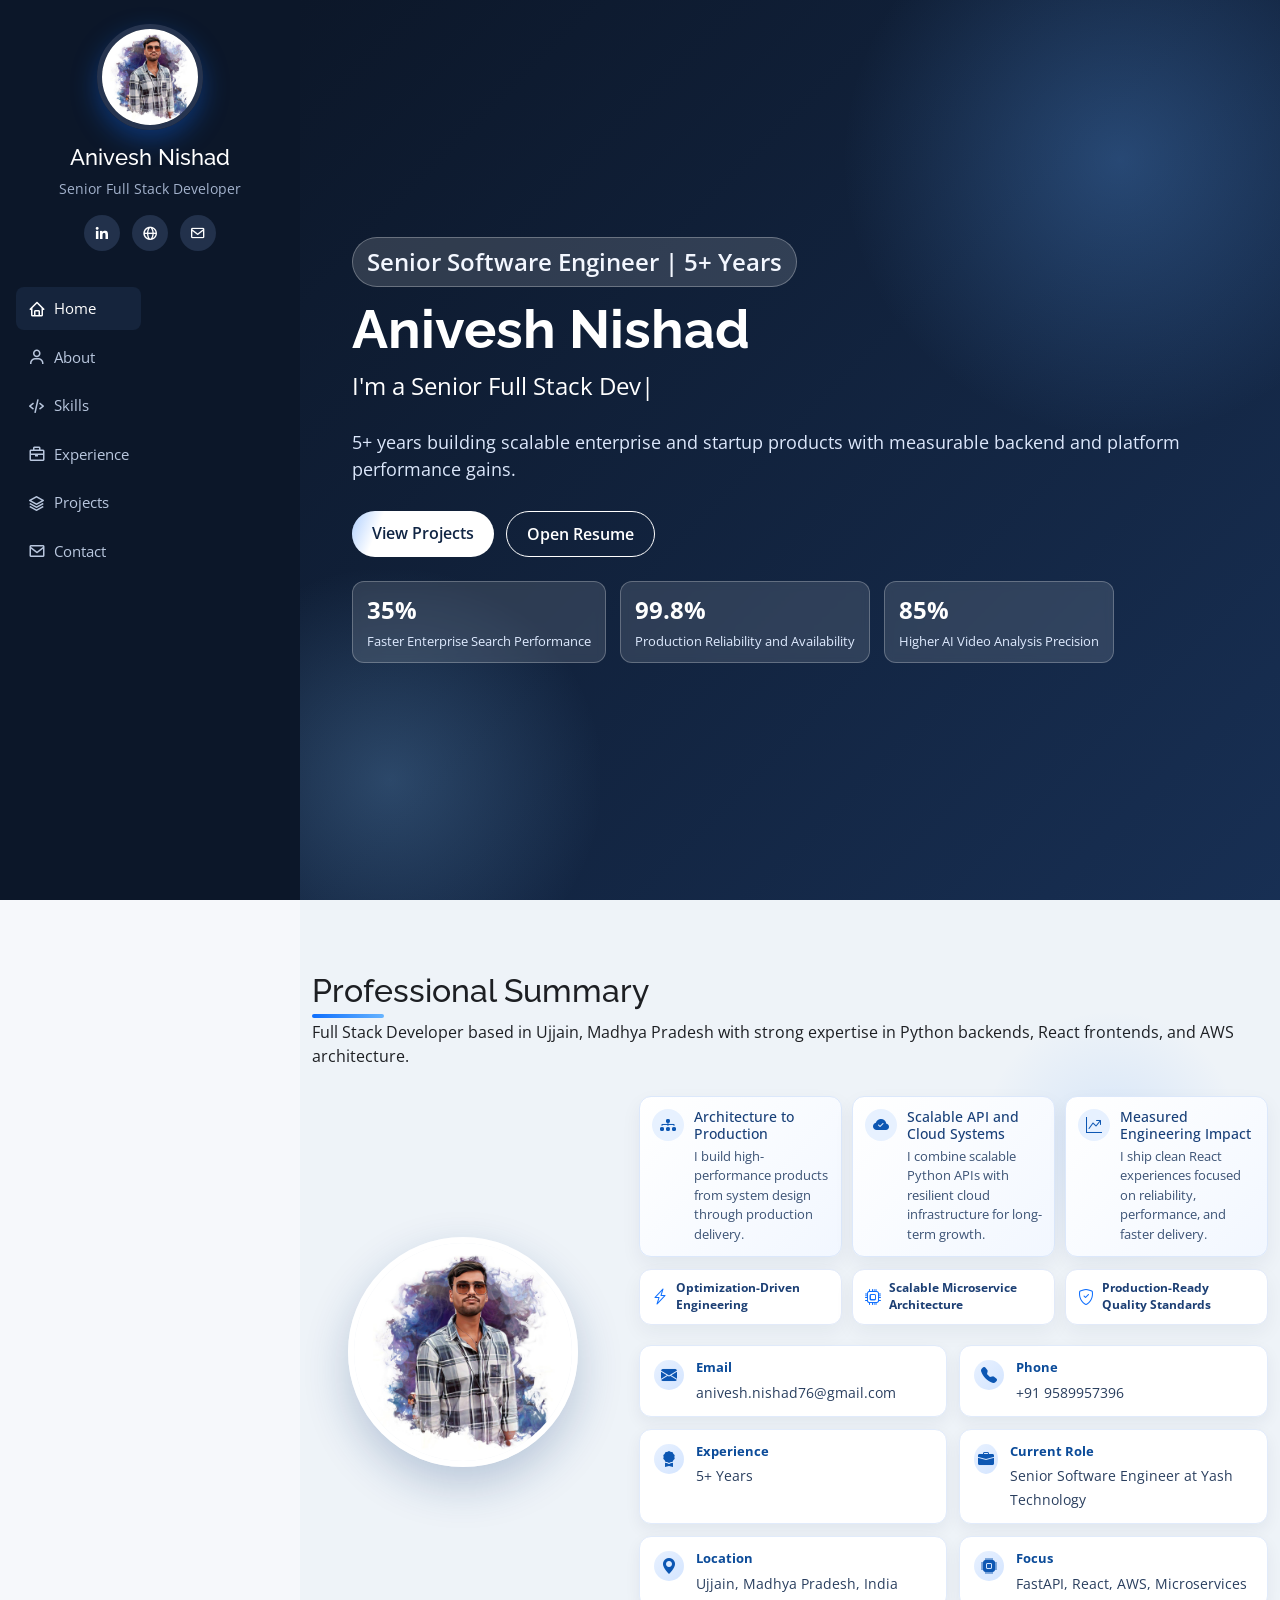
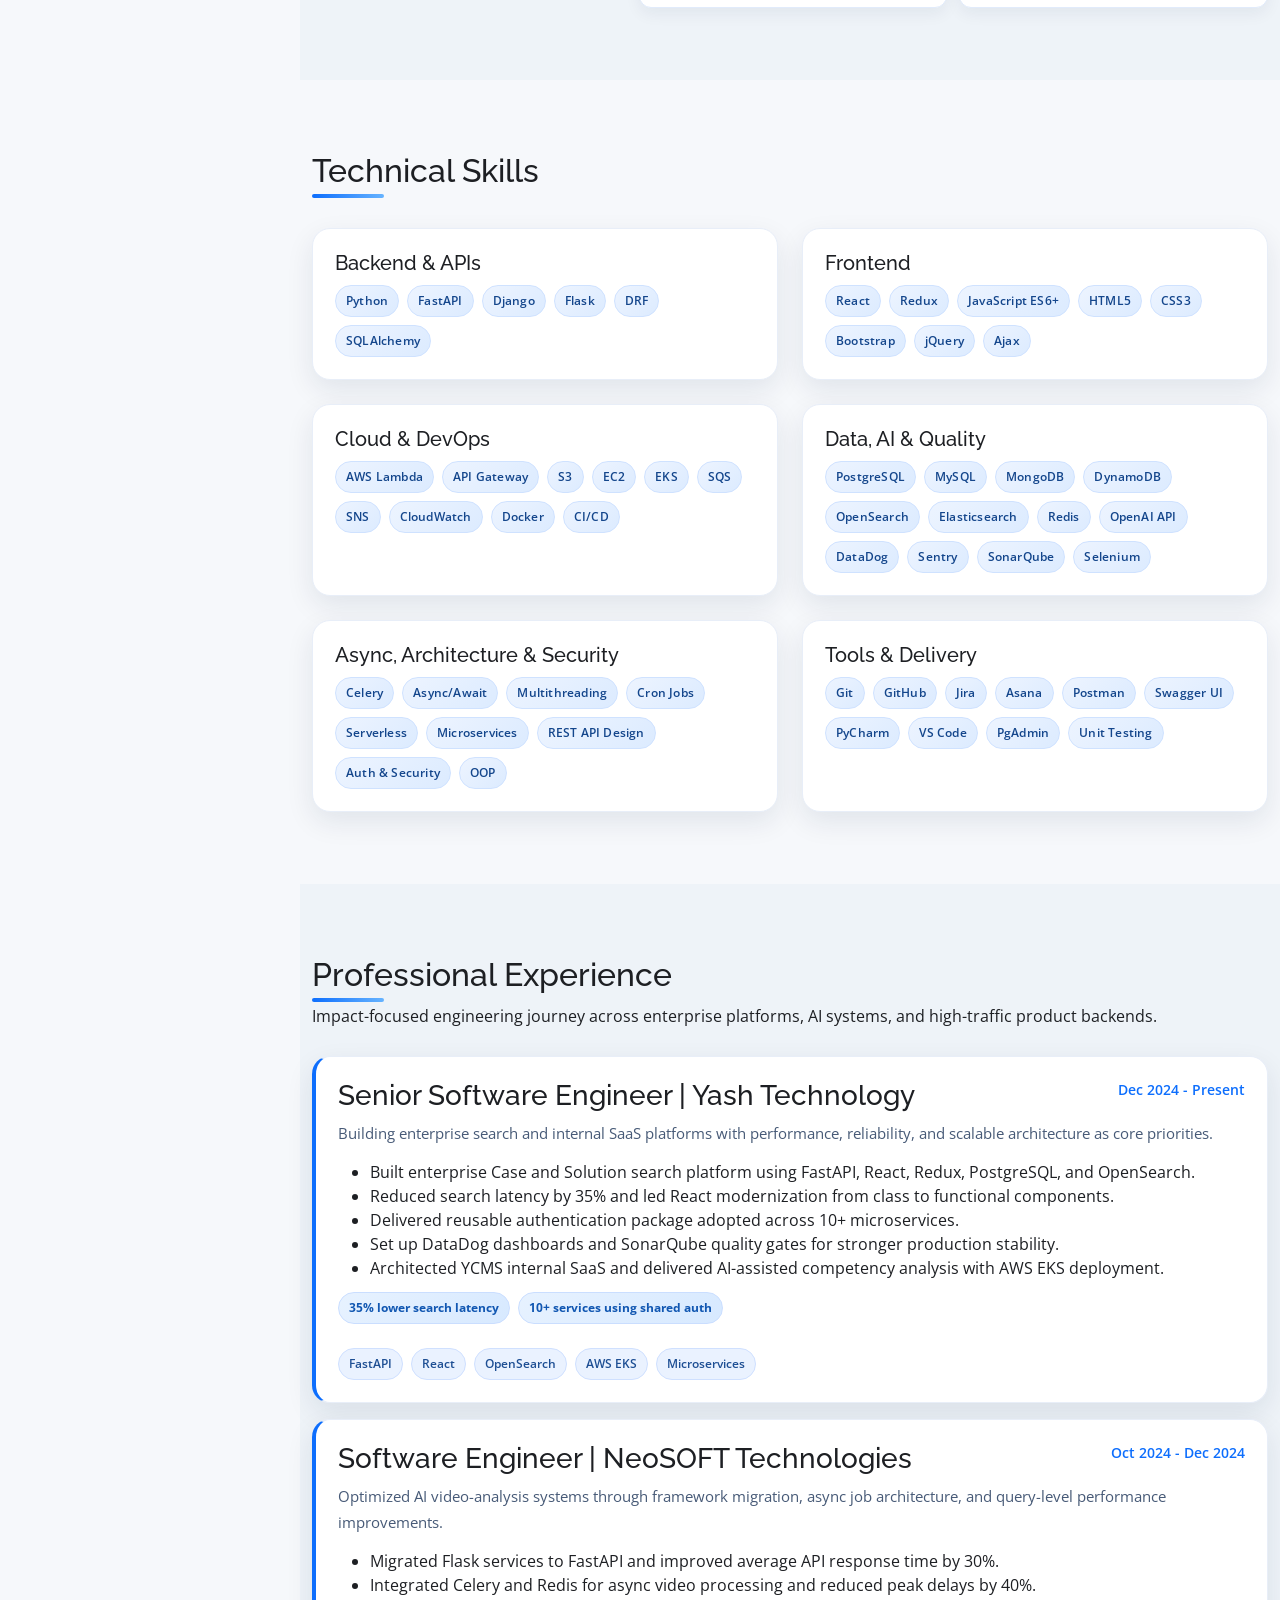
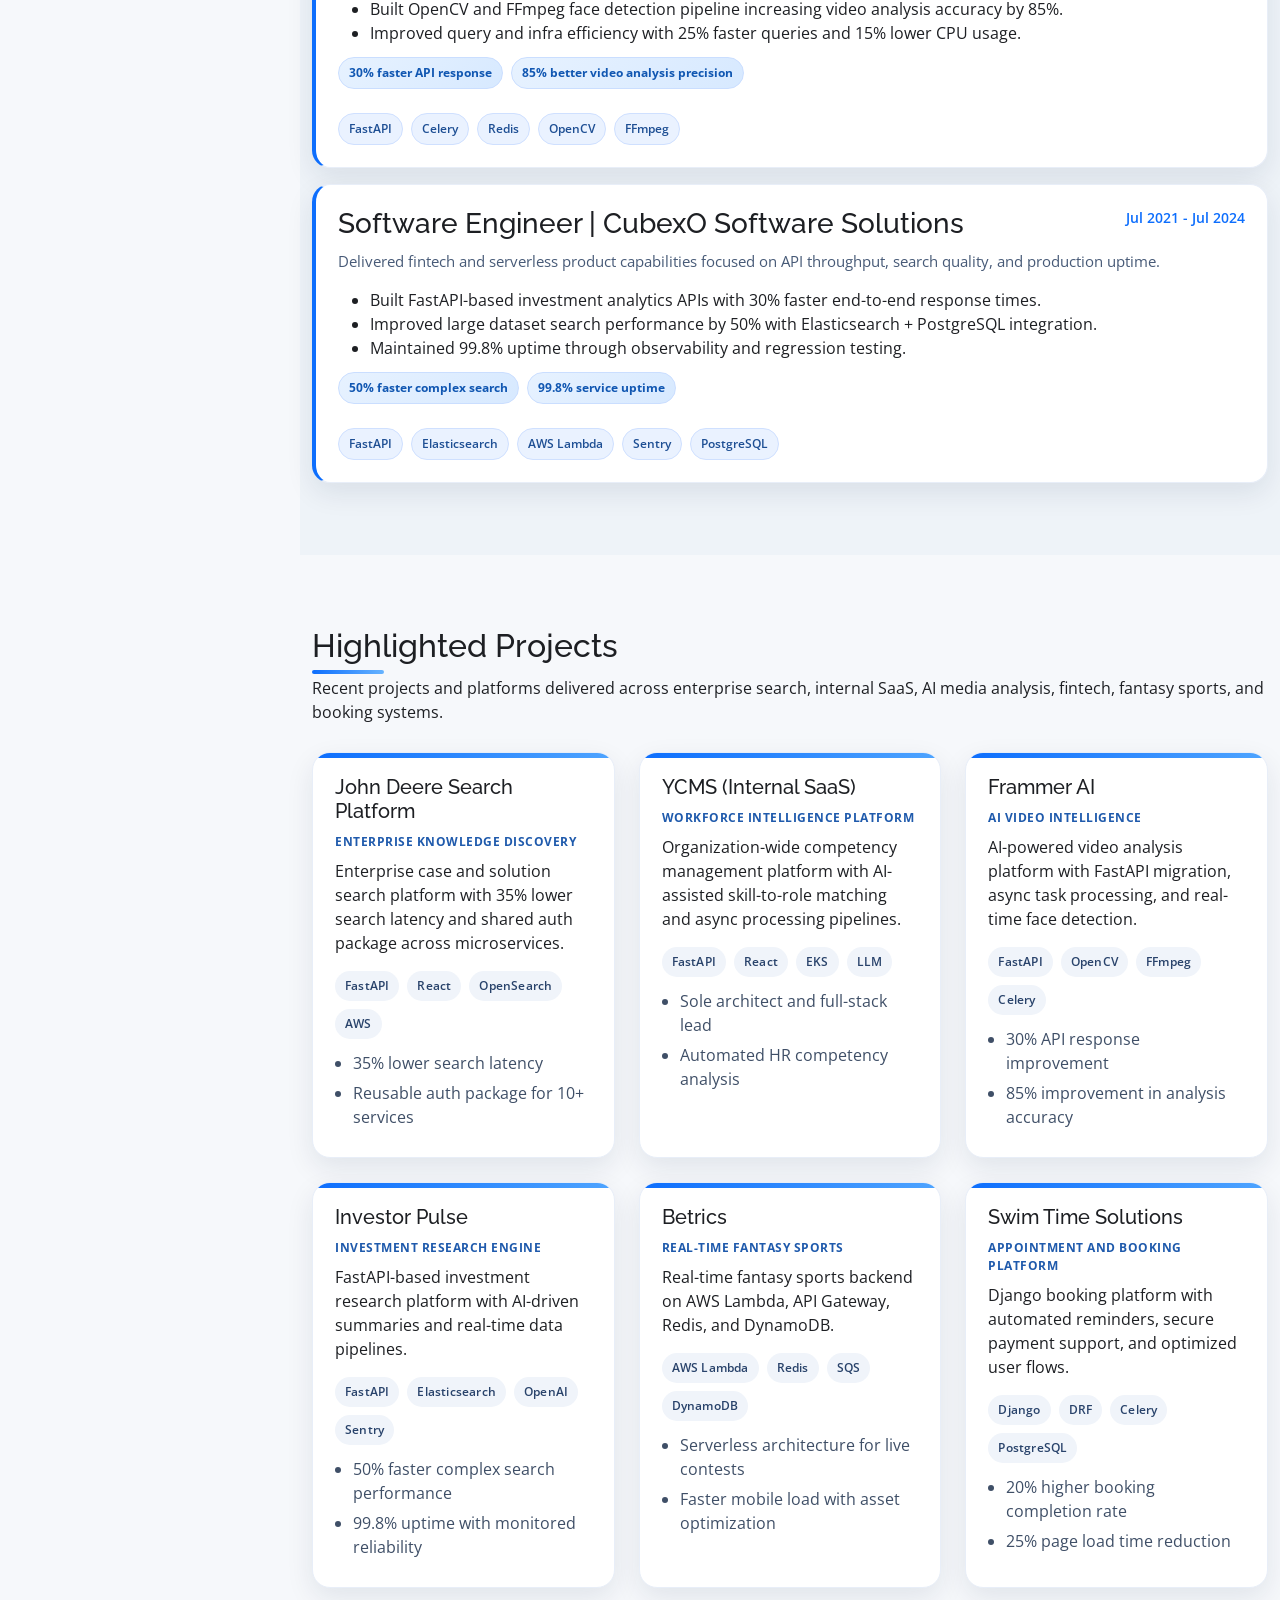
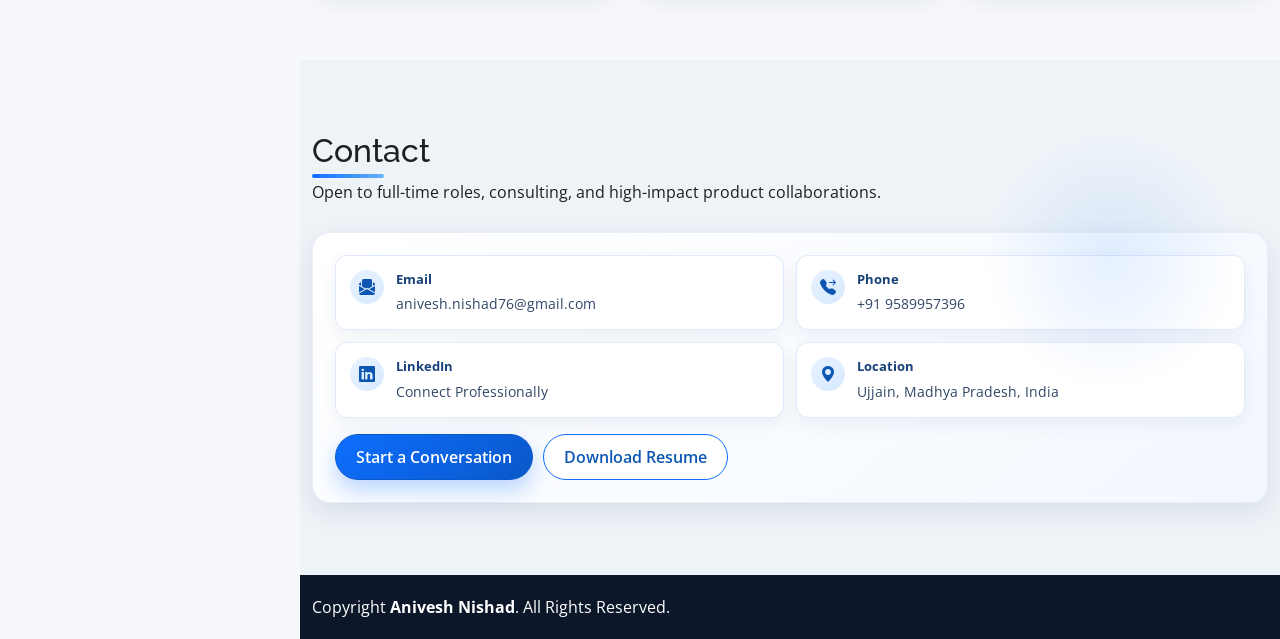
<file: index.html>
<!DOCTYPE html>
<html lang="en">
<head>
  <meta charset="utf-8">
  <meta content="width=device-width, initial-scale=1.0" name="viewport">
  <title>Anivesh Nishad | Senior Full Stack Developer</title>
  <meta content="Portfolio of Anivesh Nishad, Senior Full Stack Developer with 5+ years of experience in FastAPI, React, AWS, and scalable microservices." name="description">
  <meta content="Anivesh Nishad, Full Stack Developer, FastAPI, React, AWS, Python" name="keywords">
  <link href="assets/img/favicon.jpeg" rel="icon">
  <link href="https://fonts.googleapis.com/css?family=Open+Sans:300,400,600,700|Raleway:400,600,700|Poppins:400,500,600,700" rel="stylesheet">
  <link href="assets/vendor/aos/aos.css" rel="stylesheet">
  <link href="assets/vendor/bootstrap/css/bootstrap.min.css" rel="stylesheet">
  <link href="assets/vendor/bootstrap-icons/bootstrap-icons.css" rel="stylesheet">
  <link href="assets/vendor/boxicons/css/boxicons.min.css" rel="stylesheet">
  <link href="assets/css/style.css" rel="stylesheet">
</head>
<body>
  <i class="bi bi-list mobile-nav-toggle d-xl-none"></i>

  <header id="header">
    <div class="d-flex flex-column">
      <div class="profile">
        <img src="assets/img/anivesh.jpeg" alt="Anivesh Nishad profile" class="img-fluid rounded-circle">
        <h1 class="text-light"><a href="index.html">Anivesh Nishad</a></h1>
        <p class="profile-role">Senior Full Stack Developer</p>
        <div class="social-links mt-3 text-center">
          <a href="https://www.linkedin.com/in/anivesh-nishad-300b091a1/" target="_blank" title="LinkedIn"><i class="bx bxl-linkedin"></i></a>
          <a href="https://aniveshnishad76.github.io/anivesh_nishad/" target="_blank" title="Portfolio"><i class="bx bx-globe"></i></a>
          <a href="mailto:anivesh.nishad76@gmail.com" title="Email"><i class="bx bx-envelope"></i></a>
        </div>
      </div>

      <nav id="navbar" class="nav-menu navbar">
        <ul>
          <li><a href="#hero" class="nav-link scrollto active"><i class="bx bx-home"></i> <span>Home</span></a></li>
          <li><a href="#about" class="nav-link scrollto"><i class="bx bx-user"></i> <span>About</span></a></li>
          <li><a href="#skills" class="nav-link scrollto"><i class="bx bx-code-alt"></i> <span>Skills</span></a></li>
          <li><a href="#experience" class="nav-link scrollto"><i class="bx bx-briefcase"></i> <span>Experience</span></a></li>
          <li><a href="#projects" class="nav-link scrollto"><i class="bx bx-layer"></i> <span>Projects</span></a></li>
          <li><a href="#contact" class="nav-link scrollto"><i class="bx bx-envelope"></i> <span>Contact</span></a></li>
        </ul>
      </nav>
    </div>
  </header>

  <section id="hero" class="d-flex align-items-center">
      <div class="hero-container container" data-aos="fade-up">
        <p class="eyebrow">Senior Software Engineer | 5+ Years</p>
      <h1>Anivesh Nishad</h1>
      <p class="typed-line">I'm a <span class="typed" data-typed-items="Senior Full Stack Developer, FastAPI and Django Specialist, React Engineer, AWS Microservices Builder"></span></p>
      <p class="hero-summary">5+ years building scalable enterprise and startup products with measurable backend and platform performance gains.</p>
        <div class="hero-actions">
        <a href="#projects" class="btn-main">View Projects</a>
        <a href="Anivesh_Nishad_5+.pdf" class="btn-outline-main" target="_blank">Open Resume</a>
      </div>
        <div class="hero-stats">
          <div><strong>35%</strong><span>Faster Enterprise Search Performance</span></div>
          <div><strong>99.8%</strong><span>Production Reliability and Availability</span></div>
          <div><strong>85%</strong><span>Higher AI Video Analysis Precision</span></div>
        </div>
    </div>
  </section>

  <main id="main">
    <section id="about" class="about section-bg">
      <div class="container" data-aos="fade-up">
        <div class="section-title">
          <h2>Professional Summary</h2>
          <p>Full Stack Developer based in Ujjain, Madhya Pradesh with strong expertise in Python backends, React frontends, and AWS architecture.</p>
        </div>
        <div class="row g-4 align-items-center">
          <div class="col-lg-4 text-center">
            <div class="profile-photo-wrap">
              <img src="assets/img/anivesh.jpeg" class="img-fluid profile-large" alt="Anivesh Nishad">
            </div>
          </div>
          <div class="col-lg-8">
            <div class="summary-panel">
              <div class="summary-core-cards">
                <div class="summary-core-card">
                  <i class="bi bi-diagram-3-fill"></i>
                  <div>
                    <h4>Architecture to Production</h4>
                    <p>I build high-performance products from system design through production delivery.</p>
                  </div>
                </div>
                <div class="summary-core-card">
                  <i class="bi bi-cloud-check-fill"></i>
                  <div>
                    <h4>Scalable API and Cloud Systems</h4>
                    <p>I combine scalable Python APIs with resilient cloud infrastructure for long-term growth.</p>
                  </div>
                </div>
                <div class="summary-core-card">
                  <i class="bi bi-graph-up-arrow"></i>
                  <div>
                    <h4>Measured Engineering Impact</h4>
                    <p>I ship clean React experiences focused on reliability, performance, and faster delivery.</p>
                  </div>
                </div>
              </div>
              <div class="summary-highlights">
                <div>
                  <i class="bi bi-lightning-charge"></i>
                  <span>Optimization-Driven Engineering</span>
                </div>
                <div>
                  <i class="bi bi-cpu"></i>
                  <span>Scalable Microservice Architecture</span>
                </div>
                <div>
                  <i class="bi bi-shield-check"></i>
                  <span>Production-Ready Quality Standards</span>
                </div>
              </div>
            </div>
            <div class="info-grid">
              <div class="info-item">
                <i class="bi bi-envelope-fill"></i>
                <div><strong>Email</strong><a href="mailto:anivesh.nishad76@gmail.com">anivesh.nishad76@gmail.com</a></div>
              </div>
              <div class="info-item">
                <i class="bi bi-telephone-fill"></i>
                <div><strong>Phone</strong><a href="tel:+919589957396">+91 9589957396</a></div>
              </div>
              <div class="info-item">
                <i class="bi bi-award-fill"></i>
                <div><strong>Experience</strong><span>5+ Years</span></div>
              </div>
              <div class="info-item">
                <i class="bi bi-briefcase-fill"></i>
                <div><strong>Current Role</strong><span>Senior Software Engineer at Yash Technology</span></div>
              </div>
              <div class="info-item">
                <i class="bi bi-geo-alt-fill"></i>
                <div><strong>Location</strong><span>Ujjain, Madhya Pradesh, India</span></div>
              </div>
              <div class="info-item">
                <i class="bi bi-cpu-fill"></i>
                <div><strong>Focus</strong><span>FastAPI, React, AWS, Microservices</span></div>
              </div>
            </div>
          </div>
        </div>
      </div>
    </section>

    <section id="skills" class="skills">
      <div class="container" data-aos="fade-up">
        <div class="section-title">
          <h2>Technical Skills</h2>
        </div>
        <div class="row g-4">
          <div class="col-lg-6">
            <div class="skill-card">
              <h3>Backend & APIs</h3>
              <div class="skill-tags">
                <span>Python</span><span>FastAPI</span><span>Django</span><span>Flask</span><span>DRF</span><span>SQLAlchemy</span>
              </div>
            </div>
          </div>
          <div class="col-lg-6">
            <div class="skill-card">
              <h3>Frontend</h3>
              <div class="skill-tags">
                <span>React</span><span>Redux</span><span>JavaScript ES6+</span><span>HTML5</span><span>CSS3</span><span>Bootstrap</span><span>jQuery</span><span>Ajax</span>
              </div>
            </div>
          </div>
          <div class="col-lg-6">
            <div class="skill-card">
              <h3>Cloud & DevOps</h3>
              <div class="skill-tags">
                <span>AWS Lambda</span><span>API Gateway</span><span>S3</span><span>EC2</span><span>EKS</span><span>SQS</span><span>SNS</span><span>CloudWatch</span><span>Docker</span><span>CI/CD</span>
              </div>
            </div>
          </div>
          <div class="col-lg-6">
            <div class="skill-card">
              <h3>Data, AI & Quality</h3>
              <div class="skill-tags">
                <span>PostgreSQL</span><span>MySQL</span><span>MongoDB</span><span>DynamoDB</span><span>OpenSearch</span><span>Elasticsearch</span><span>Redis</span><span>OpenAI API</span><span>DataDog</span><span>Sentry</span><span>SonarQube</span><span>Selenium</span>
              </div>
            </div>
          </div>
          <div class="col-lg-6">
            <div class="skill-card">
              <h3>Async, Architecture & Security</h3>
              <div class="skill-tags">
                <span>Celery</span><span>Async/Await</span><span>Multithreading</span><span>Cron Jobs</span><span>Serverless</span><span>Microservices</span><span>REST API Design</span><span>Auth & Security</span><span>OOP</span>
              </div>
            </div>
          </div>
          <div class="col-lg-6">
            <div class="skill-card">
              <h3>Tools & Delivery</h3>
              <div class="skill-tags">
                <span>Git</span><span>GitHub</span><span>Jira</span><span>Asana</span><span>Postman</span><span>Swagger UI</span><span>PyCharm</span><span>VS Code</span><span>PgAdmin</span><span>Unit Testing</span>
              </div>
            </div>
          </div>
        </div>
      </div>
    </section>

    <section id="experience" class="resume section-bg">
      <div class="container" data-aos="fade-up">
        <div class="section-title">
          <h2>Professional Experience</h2>
          <p>Impact-focused engineering journey across enterprise platforms, AI systems, and high-traffic product backends.</p>
        </div>
        <div class="resume-item experience-card">
          <div class="experience-head">
            <h3>Senior Software Engineer | Yash Technology</h3>
            <span>Dec 2024 - Present</span>
          </div>
          <p class="experience-summary">Building enterprise search and internal SaaS platforms with performance, reliability, and scalable architecture as core priorities.</p>
          <ul>
            <li>Built enterprise Case and Solution search platform using FastAPI, React, Redux, PostgreSQL, and OpenSearch.</li>
            <li>Reduced search latency by 35% and led React modernization from class to functional components.</li>
            <li>Delivered reusable authentication package adopted across 10+ microservices.</li>
            <li>Set up DataDog dashboards and SonarQube quality gates for stronger production stability.</li>
            <li>Architected YCMS internal SaaS and delivered AI-assisted competency analysis with AWS EKS deployment.</li>
          </ul>
          <div class="impact-metrics">
            <span>35% lower search latency</span>
            <span>10+ services using shared auth</span>
          </div>
          <div class="experience-tags">
            <span>FastAPI</span><span>React</span><span>OpenSearch</span><span>AWS EKS</span><span>Microservices</span>
          </div>
        </div>
        <div class="resume-item experience-card">
          <div class="experience-head">
            <h3>Software Engineer | NeoSOFT Technologies</h3>
            <span>Oct 2024 - Dec 2024</span>
          </div>
          <p class="experience-summary">Optimized AI video-analysis systems through framework migration, async job architecture, and query-level performance improvements.</p>
          <ul>
            <li>Migrated Flask services to FastAPI and improved average API response time by 30%.</li>
            <li>Integrated Celery and Redis for async video processing and reduced peak delays by 40%.</li>
            <li>Built OpenCV and FFmpeg face detection pipeline increasing video analysis accuracy by 85%.</li>
            <li>Improved query and infra efficiency with 25% faster queries and 15% lower CPU usage.</li>
          </ul>
          <div class="impact-metrics">
            <span>30% faster API response</span>
            <span>85% better video analysis precision</span>
          </div>
          <div class="experience-tags">
            <span>FastAPI</span><span>Celery</span><span>Redis</span><span>OpenCV</span><span>FFmpeg</span>
          </div>
        </div>
        <div class="resume-item experience-card">
          <div class="experience-head">
            <h3>Software Engineer | CubexO Software Solutions</h3>
            <span>Jul 2021 - Jul 2024</span>
          </div>
          <p class="experience-summary">Delivered fintech and serverless product capabilities focused on API throughput, search quality, and production uptime.</p>
          <ul>
            <li>Built FastAPI-based investment analytics APIs with 30% faster end-to-end response times.</li>
            <li>Improved large dataset search performance by 50% with Elasticsearch + PostgreSQL integration.</li>
            <li>Maintained 99.8% uptime through observability and regression testing.</li>
          </ul>
          <div class="impact-metrics">
            <span>50% faster complex search</span>
            <span>99.8% service uptime</span>
          </div>
          <div class="experience-tags">
            <span>FastAPI</span><span>Elasticsearch</span><span>AWS Lambda</span><span>Sentry</span><span>PostgreSQL</span>
          </div>
        </div>
      </div>
    </section>

    <section id="projects" class="portfolio">
      <div class="container" data-aos="fade-up">
        <div class="section-title">
          <h2>Highlighted Projects</h2>
          <p>Recent projects and platforms delivered across enterprise search, internal SaaS, AI media analysis, fintech, fantasy sports, and booking systems.</p>
        </div>
        <div class="row g-4">
          <div class="col-lg-4 col-md-6">
            <div class="project-card">
              <h3>John Deere Search Platform</h3>
              <p class="project-subtitle">Enterprise Knowledge Discovery</p>
              <p>Enterprise case and solution search platform with 35% lower search latency and shared auth package across microservices.</p>
              <div class="project-tags"><span>FastAPI</span><span>React</span><span>OpenSearch</span><span>AWS</span></div>
              <ul class="project-points">
                <li>35% lower search latency</li>
                <li>Reusable auth package for 10+ services</li>
              </ul>
            </div>
          </div>
          <div class="col-lg-4 col-md-6">
            <div class="project-card">
              <h3>YCMS (Internal SaaS)</h3>
              <p class="project-subtitle">Workforce Intelligence Platform</p>
              <p>Organization-wide competency management platform with AI-assisted skill-to-role matching and async processing pipelines.</p>
              <div class="project-tags"><span>FastAPI</span><span>React</span><span>EKS</span><span>LLM</span></div>
              <ul class="project-points">
                <li>Sole architect and full-stack lead</li>
                <li>Automated HR competency analysis</li>
              </ul>
            </div>
          </div>
          <div class="col-lg-4 col-md-6">
            <div class="project-card">
              <h3>Frammer AI</h3>
              <p class="project-subtitle">AI Video Intelligence</p>
              <p>AI-powered video analysis platform with FastAPI migration, async task processing, and real-time face detection.</p>
              <div class="project-tags"><span>FastAPI</span><span>OpenCV</span><span>FFmpeg</span><span>Celery</span></div>
              <ul class="project-points">
                <li>30% API response improvement</li>
                <li>85% improvement in analysis accuracy</li>
              </ul>
            </div>
          </div>
          <div class="col-lg-4 col-md-6">
            <div class="project-card">
              <h3>Investor Pulse</h3>
              <p class="project-subtitle">Investment Research Engine</p>
              <p>FastAPI-based investment research platform with AI-driven summaries and real-time data pipelines.</p>
              <div class="project-tags"><span>FastAPI</span><span>Elasticsearch</span><span>OpenAI</span><span>Sentry</span></div>
              <ul class="project-points">
                <li>50% faster complex search performance</li>
                <li>99.8% uptime with monitored reliability</li>
              </ul>
            </div>
          </div>
          <div class="col-lg-4 col-md-6">
            <div class="project-card">
              <h3>Betrics</h3>
              <p class="project-subtitle">Real-Time Fantasy Sports</p>
              <p>Real-time fantasy sports backend on AWS Lambda, API Gateway, Redis, and DynamoDB.</p>
              <div class="project-tags"><span>AWS Lambda</span><span>Redis</span><span>SQS</span><span>DynamoDB</span></div>
              <ul class="project-points">
                <li>Serverless architecture for live contests</li>
                <li>Faster mobile load with asset optimization</li>
              </ul>
            </div>
          </div>
          <div class="col-lg-4 col-md-6">
            <div class="project-card">
              <h3>Swim Time Solutions</h3>
              <p class="project-subtitle">Appointment and Booking Platform</p>
              <p>Django booking platform with automated reminders, secure payment support, and optimized user flows.</p>
              <div class="project-tags"><span>Django</span><span>DRF</span><span>Celery</span><span>PostgreSQL</span></div>
              <ul class="project-points">
                <li>20% higher booking completion rate</li>
                <li>25% page load time reduction</li>
              </ul>
            </div>
          </div>
        </div>
      </div>
    </section>

    <section id="contact" class="contact section-bg">
      <div class="container" data-aos="fade-up">
        <div class="section-title">
          <h2>Contact</h2>
          <p>Open to full-time roles, consulting, and high-impact product collaborations.</p>
        </div>
        <div class="contact-box contact-upgrade">
          <div class="contact-grid">
            <a class="contact-card" href="mailto:anivesh.nishad76@gmail.com">
              <i class="bi bi-envelope-paper-fill"></i>
              <div>
                <strong>Email</strong>
                <span>anivesh.nishad76@gmail.com</span>
              </div>
            </a>
            <a class="contact-card" href="tel:+919589957396">
              <i class="bi bi-telephone-forward-fill"></i>
              <div>
                <strong>Phone</strong>
                <span>+91 9589957396</span>
              </div>
            </a>
            <a class="contact-card" href="https://www.linkedin.com/in/anivesh-nishad-300b091a1/" target="_blank">
              <i class="bi bi-linkedin"></i>
              <div>
                <strong>LinkedIn</strong>
                <span>Connect Professionally</span>
              </div>
            </a>
            <div class="contact-card static">
              <i class="bi bi-geo-alt-fill"></i>
              <div>
                <strong>Location</strong>
                <span>Ujjain, Madhya Pradesh, India</span>
              </div>
            </div>
          </div>
          <div class="contact-cta">
            <a href="mailto:anivesh.nishad76@gmail.com" class="btn-main">Start a Conversation</a>
            <a href="Anivesh_Nishad_5+.pdf" class="btn-outline-main" target="_blank">Download Resume</a>
          </div>
        </div>
      </div>
    </section>
  </main>

  <footer id="footer">
    <div class="container">
      <div class="copyright">
        Copyright <strong><span>Anivesh Nishad</span></strong>. All Rights Reserved.
      </div>
    </div>
  </footer>

  <a href="#" class="back-to-top d-flex align-items-center justify-content-center"><i class="bi bi-arrow-up-short"></i></a>
  <script src="assets/vendor/aos/aos.js"></script>
  <script src="assets/vendor/bootstrap/js/bootstrap.bundle.min.js"></script>
  <script src="assets/vendor/typed.js/typed.umd.js"></script>
  <script src="assets/js/main.js"></script>
</body>
</html>
</file>
<file: assets/css/style.css>
body {
  font-family: "Open Sans", sans-serif;
  color: #1d1f23;
  background: #f6f8fb;
  background-image: radial-gradient(circle at 15% 20%, rgba(13, 110, 253, 0.08), transparent 38%),
    radial-gradient(circle at 85% 10%, rgba(78, 164, 255, 0.07), transparent 40%);
  background-attachment: fixed;
}

* {
  transition: color 0.25s ease, background-color 0.25s ease, border-color 0.25s ease;
}

a {
  color: #0d6efd;
  text-decoration: none;
}

a:hover {
  color: #0a58ca;
}

h1, h2, h3 {
  font-family: "Raleway", sans-serif;
}

#header {
  position: fixed;
  top: 0;
  left: 0;
  bottom: 0;
  width: 300px;
  padding: 24px 16px;
  background: #0c1729;
  overflow-y: auto;
  z-index: 999;
}

#header .profile img {
  display: block;
  width: 106px;
  margin: 0 auto 14px;
  border: 5px solid #26344f;
  box-shadow: 0 10px 26px rgba(13, 110, 253, 0.35);
}

#header .profile h1 {
  font-size: 22px;
  text-align: center;
  margin: 0;
}

#header .profile h1 a {
  color: #fff;
}

.profile-role {
  color: #a3b2cc;
  text-align: center;
  margin-top: 8px;
  font-size: 14px;
}

#header .social-links a {
  display: inline-flex;
  align-items: center;
  justify-content: center;
  width: 36px;
  height: 36px;
  border-radius: 50%;
  margin: 0 4px;
  background: #22314b;
  color: #fff;
}

#header .social-links a:hover {
  background: #0d6efd;
}

.nav-menu {
  margin-top: 28px;
}

.nav-menu ul {
  list-style: none;
  padding: 0;
  margin: 0;
}

.nav-menu a {
  display: flex;
  align-items: center;
  color: #b9c7de;
  padding: 10px 12px;
  margin-bottom: 6px;
  border-radius: 8px;
  font-size: 15px;
}

.nav-menu a i {
  margin-right: 8px;
  font-size: 18px;
}

.nav-menu a:hover,
.nav-menu .active {
  background: #15243c;
  color: #fff;
}

#main {
  margin-left: 300px;
}

section {
  padding: 72px 0;
  position: relative;
}

.section-bg {
  background: #eef3f8;
}

.section-bg::before {
  content: "";
  position: absolute;
  width: 260px;
  height: 260px;
  right: 4%;
  top: 14%;
  background: radial-gradient(circle, rgba(46, 133, 255, 0.12) 0%, rgba(46, 133, 255, 0) 70%);
  pointer-events: none;
}

.section-title {
  margin-bottom: 28px;
}

.section-title h2 {
  font-size: 32px;
  margin-bottom: 10px;
  position: relative;
  display: inline-block;
}

.section-title h2::after {
  content: "";
  position: absolute;
  left: 0;
  bottom: -8px;
  width: 72px;
  height: 4px;
  border-radius: 4px;
  background: linear-gradient(90deg, #0d6efd, #66b3ff);
}

.eyebrow {
  display: inline-block;
  background: rgba(255, 255, 255, 0.14);
  border: 1px solid rgba(255, 255, 255, 0.28);
  color: #f3f7ff;
  border-radius: 999px;
  padding: 6px 14px;
  font-size: 13px;
  font-weight: 600;
  margin-bottom: 16px;
}

#hero {
  min-height: 100vh;
  margin-left: 300px;
  background: linear-gradient(135deg, #0c1729 0%, #183055 65%, #2058a8 100%);
  background-size: 160% 160%;
  color: #fff;
  position: relative;
  overflow: hidden;
  animation: heroGradientFlow 12s ease-in-out infinite;
}

#hero::after {
  content: "";
  position: absolute;
  width: 560px;
  height: 560px;
  right: -120px;
  top: -120px;
  background: radial-gradient(circle, rgba(95, 168, 255, 0.28) 0%, rgba(95, 168, 255, 0) 70%);
  pointer-events: none;
  animation: floatOrb 8s ease-in-out infinite alternate;
}

#hero::before {
  content: "";
  position: absolute;
  width: 420px;
  height: 420px;
  left: -120px;
  bottom: -90px;
  background: radial-gradient(circle, rgba(132, 197, 255, 0.23) 0%, rgba(132, 197, 255, 0) 72%);
  pointer-events: none;
  animation: floatOrbAlt 10s ease-in-out infinite alternate;
}

#hero .hero-container {
  max-width: 900px;
}

#hero h1 {
  font-size: 54px;
  font-weight: 700;
}

#hero p {
  font-size: 24px;
  margin-bottom: 10px;
}

.typed-line {
  min-height: 40px;
  line-height: 1.4;
}

.typed-line .typed {
  white-space: nowrap;
}

#hero .hero-summary {
  font-size: 18px;
  color: #dce7fb;
  margin: 20px 0 28px;
}

.hero-actions {
  display: flex;
  gap: 12px;
  flex-wrap: wrap;
}

.hero-stats {
  display: flex;
  gap: 14px;
  flex-wrap: wrap;
  margin-top: 24px;
}

.hero-stats div {
  background: rgba(255, 255, 255, 0.12);
  border: 1px solid rgba(255, 255, 255, 0.25);
  border-radius: 12px;
  padding: 10px 14px;
  min-width: 170px;
  backdrop-filter: blur(4px);
}

.hero-stats strong {
  display: block;
  font-size: 24px;
}

.hero-stats span {
  font-size: 13px;
  color: #dfebff;
}

.btn-main,
.btn-outline-main {
  padding: 10px 20px;
  border-radius: 999px;
  font-weight: 600;
}

.btn-main {
  background: #fff;
  color: #102544;
  position: relative;
  overflow: hidden;
}

.btn-main::after {
  content: "";
  position: absolute;
  top: -120%;
  left: -30%;
  width: 45%;
  height: 340%;
  transform: rotate(22deg);
  background: linear-gradient(to right, rgba(255, 255, 255, 0), rgba(13, 110, 253, 0.35), rgba(255, 255, 255, 0));
  transition: left 0.55s ease;
}

.btn-main:hover::after {
  left: 110%;
}

.btn-outline-main {
  border: 1px solid #fff;
  color: #fff;
}

.btn-outline-main:hover {
  background: #fff;
  color: #102544;
}

.profile-large {
  width: 230px;
  height: 230px;
  object-fit: cover;
  border-radius: 50%;
  border: 6px solid #ffffff;
  box-shadow: 0 18px 45px rgba(18, 59, 118, 0.24);
  animation: floatProfile 5.5s ease-in-out infinite;
}

.profile-photo-wrap {
  position: relative;
  display: inline-block;
}

.profile-photo-wrap::before {
  content: "";
  position: absolute;
  inset: -14px;
  border-radius: 26px;
  background: linear-gradient(135deg, rgba(13, 110, 253, 0.16), rgba(78, 164, 255, 0.05));
  z-index: -1;
}

.summary-lead {
  font-size: 16px;
  line-height: 1.9;
  color: #314764;
  background: linear-gradient(135deg, #ffffff 0%, #f4f8ff 100%);
  border: 1px solid #e2ecff;
  border-radius: 14px;
  padding: 16px 18px;
  box-shadow: 0 8px 24px rgba(16, 37, 68, 0.07);
}

.summary-panel {
  position: relative;
  border-radius: 16px;
}

.summary-panel::after {
  content: "";
  position: absolute;
  inset: -8px -6px;
  border-radius: 20px;
  background: linear-gradient(120deg, rgba(13, 110, 253, 0.12), rgba(110, 189, 255, 0.05));
  z-index: -1;
}

.summary-highlights {
  margin-top: 12px;
  display: grid;
  grid-template-columns: repeat(3, minmax(0, 1fr));
  gap: 10px;
}

.summary-core-cards {
  display: grid;
  grid-template-columns: repeat(3, minmax(0, 1fr));
  gap: 10px;
  margin-bottom: 12px;
}

.summary-core-card {
  display: flex;
  gap: 10px;
  align-items: flex-start;
  background: linear-gradient(135deg, #ffffff 0%, #f2f7ff 100%);
  border: 1px solid #dce8fb;
  border-radius: 12px;
  padding: 12px;
  box-shadow: 0 8px 20px rgba(16, 37, 68, 0.06);
}

.summary-core-card i {
  width: 32px;
  height: 32px;
  display: inline-flex;
  align-items: center;
  justify-content: center;
  border-radius: 50%;
  background: #e7f1ff;
  color: #0d57b3;
  flex-shrink: 0;
}

.summary-core-card h4 {
  margin: 0 0 4px;
  font-size: 14px;
  color: #173f78;
}

.summary-core-card p {
  margin: 0;
  font-size: 13px;
  line-height: 1.5;
  color: #3c5375;
}

.summary-core-card:hover {
  transform: translateY(-3px);
  box-shadow: 0 14px 28px rgba(23, 58, 106, 0.12);
}

.summary-highlights div {
  background: #ffffff;
  border: 1px solid #e2eaf9;
  border-radius: 12px;
  padding: 10px 12px;
  display: flex;
  align-items: center;
  gap: 8px;
  box-shadow: 0 8px 20px rgba(16, 37, 68, 0.05);
}

.summary-highlights i {
  color: #0d6efd;
  font-size: 16px;
}

.summary-highlights span {
  font-size: 12px;
  font-weight: 700;
  color: #1c3f74;
  line-height: 1.4;
}

.info-grid {
  display: grid;
  grid-template-columns: repeat(2, minmax(0, 1fr));
  gap: 12px;
  margin-top: 20px;
}

.info-item {
  display: flex;
  gap: 12px;
  align-items: flex-start;
  background: #fff;
  border: 1px solid #e1ebfb;
  border-radius: 12px;
  padding: 12px 14px;
  box-shadow: 0 6px 16px rgba(16, 37, 68, 0.06);
  transition: transform 0.25s ease, box-shadow 0.25s ease, border-color 0.25s ease;
}

.info-item i {
  width: 30px;
  height: 30px;
  border-radius: 50%;
  display: inline-flex;
  align-items: center;
  justify-content: center;
  background: linear-gradient(135deg, #e8f1ff 0%, #d4e5ff 100%);
  color: #0d57b3;
  margin-top: 2px;
}

.info-item strong {
  display: block;
  font-size: 13px;
  color: #0b4b99;
  margin-bottom: 2px;
}

.info-item span,
.info-item a {
  font-size: 14px;
  color: #2a3f5f;
  line-height: 1.5;
}

.info-item:hover {
  transform: translateY(-4px);
  box-shadow: 0 12px 26px rgba(21, 62, 120, 0.14);
  border-color: #cbdfff;
}

.skill-card,
.project-card,
.resume-item,
.contact-box {
  background: #fff;
  border-radius: 18px;
  padding: 22px;
  box-shadow: 0 10px 28px rgba(16, 37, 68, 0.09);
  border: 1px solid #e8eef8;
  height: 100%;
}

.skill-card,
.project-card,
.resume-item,
.contact-box,
.summary-lead {
  transition: transform 0.28s ease, box-shadow 0.28s ease, border-color 0.28s ease;
}

.skill-card h3,
.project-card h3 {
  font-size: 20px;
  margin-bottom: 10px;
}

.skill-card {
  transition: transform 0.25s ease, box-shadow 0.25s ease;
}

.skill-card:hover {
  transform: translateY(-6px);
  box-shadow: 0 16px 36px rgba(28, 70, 135, 0.16);
}

.skill-card::before {
  content: "";
  position: absolute;
  left: 0;
  top: 0;
  width: 100%;
  height: 4px;
  border-radius: 18px 18px 0 0;
  background: linear-gradient(90deg, #1d7cff, #69b3ff);
  opacity: 0;
  transition: opacity 0.25s ease;
}

.skill-card {
  position: relative;
}

.skill-card:hover::before {
  opacity: 1;
}

.skill-tags,
.project-tags {
  display: flex;
  flex-wrap: wrap;
  gap: 8px;
}

.skill-tags span,
.project-tags span {
  display: inline-block;
  font-size: 12px;
  font-weight: 600;
  letter-spacing: 0.2px;
  border-radius: 999px;
  padding: 6px 10px;
}

.skill-tags span {
  background: linear-gradient(135deg, #edf4ff 0%, #dcebff 100%);
  color: #14468c;
  border: 1px solid #cfe2ff;
}

.project-card {
  position: relative;
  overflow: hidden;
  transition: transform 0.25s ease, box-shadow 0.25s ease;
}

.project-card::before {
  content: "";
  position: absolute;
  left: 0;
  top: 0;
  width: 100%;
  height: 5px;
  background: linear-gradient(90deg, #0d6efd, #4ea4ff);
}

.project-card:hover {
  transform: translateY(-7px);
  box-shadow: 0 18px 38px rgba(29, 62, 114, 0.16);
}

.project-card::after {
  content: "";
  position: absolute;
  inset: 0;
  background: linear-gradient(140deg, rgba(13, 110, 253, 0.06), rgba(255, 255, 255, 0));
  opacity: 0;
  transition: opacity 0.3s ease;
}

.project-card:hover::after {
  opacity: 1;
}

.project-tags {
  margin-top: 12px;
}

.project-subtitle {
  font-size: 12px;
  font-weight: 700;
  letter-spacing: 0.5px;
  text-transform: uppercase;
  color: #1f5aac;
  margin-bottom: 8px;
}

.project-tags span {
  background: #f0f4fa;
  color: #29436b;
}

.project-points {
  margin-top: 12px;
  margin-bottom: 0;
  padding-left: 18px;
}

.project-points li {
  margin-bottom: 6px;
  color: #3f4f67;
}

.resume-item + .resume-item {
  margin-top: 16px;
}

.resume-item span {
  display: inline-block;
  margin-bottom: 10px;
  font-size: 14px;
  font-weight: 600;
  color: #0d6efd;
}

.resume-item ul {
  margin-bottom: 0;
}

.experience-card {
  position: relative;
  border-left: 4px solid #0d6efd;
}

.experience-head {
  display: flex;
  justify-content: space-between;
  align-items: flex-start;
  gap: 12px;
  margin-bottom: 8px;
}

.experience-head h3 {
  margin-bottom: 0;
}

.experience-summary {
  color: #475a77;
  font-size: 15px;
  line-height: 1.7;
  margin-bottom: 14px;
}

.experience-tags {
  display: flex;
  flex-wrap: wrap;
  gap: 8px;
  margin-top: 14px;
}

.experience-tags span {
  margin-bottom: 0;
  padding: 6px 10px;
  border-radius: 999px;
  font-size: 12px;
  font-weight: 600;
  color: #1e4f94;
  background: #eaf2ff;
  border: 1px solid #cfe0ff;
}

.impact-metrics {
  display: flex;
  flex-wrap: wrap;
  gap: 8px;
  margin-top: 12px;
}

.impact-metrics span {
  font-size: 12px;
  font-weight: 700;
  color: #1157b2;
  border-radius: 999px;
  padding: 6px 10px;
  background: linear-gradient(135deg, #e7f2ff 0%, #d7e9ff 100%);
  border: 1px solid #cadeff;
}

.experience-card:hover,
.contact-box:hover,
.summary-lead:hover {
  transform: translateY(-4px);
  box-shadow: 0 16px 32px rgba(23, 58, 106, 0.13);
}

.summary-highlights div:hover {
  transform: translateY(-3px);
  box-shadow: 0 14px 28px rgba(23, 58, 106, 0.12);
}

.project-card a {
  font-weight: 600;
}

.contact-box p {
  margin-bottom: 8px;
  font-size: 17px;
}

.contact-box i {
  color: #0d6efd;
  margin-right: 6px;
}

.contact-upgrade {
  background: linear-gradient(140deg, #ffffff 0%, #f3f8ff 100%);
}

.contact-grid {
  display: grid;
  grid-template-columns: repeat(2, minmax(0, 1fr));
  gap: 12px;
}

.contact-card {
  display: flex;
  gap: 12px;
  align-items: flex-start;
  padding: 14px;
  border-radius: 12px;
  background: #fff;
  border: 1px solid #dfeafb;
  box-shadow: 0 7px 18px rgba(16, 37, 68, 0.06);
  transition: transform 0.25s ease, box-shadow 0.25s ease;
}

.contact-card:hover {
  transform: translateY(-4px);
  box-shadow: 0 14px 30px rgba(22, 63, 121, 0.14);
}

.contact-card i {
  width: 34px;
  height: 34px;
  border-radius: 50%;
  display: inline-flex;
  align-items: center;
  justify-content: center;
  background: linear-gradient(135deg, #e7f2ff 0%, #d8e9ff 100%);
  color: #0d57b3;
  margin-right: 0;
}

.contact-card strong {
  display: block;
  color: #174179;
  font-size: 13px;
  margin-bottom: 2px;
}

.contact-card span {
  color: #314766;
  font-size: 14px;
}

.contact-card.static {
  cursor: default;
}

.contact-cta {
  margin-top: 16px;
  display: flex;
  gap: 10px;
  flex-wrap: wrap;
}

/* Ensure contact CTA buttons are always high-contrast on light backgrounds */
.contact-cta .btn-main {
  background: linear-gradient(135deg, #0d6efd 0%, #0a58ca 100%);
  color: #ffffff;
  border: 1px solid #0a58ca;
  box-shadow: 0 10px 22px rgba(13, 110, 253, 0.28);
}

.contact-cta .btn-main:hover {
  color: #ffffff;
  filter: brightness(1.04);
}

.contact-cta .btn-outline-main {
  background: #ffffff;
  color: #0d57b3;
  border: 1.5px solid #0d6efd;
}

.contact-cta .btn-outline-main:hover {
  background: #0d6efd;
  color: #ffffff;
}

#footer {
  margin-left: 300px;
  background: #0c1729;
  color: #fff;
  padding: 20px 0;
}

.mobile-nav-toggle {
  position: fixed;
  right: 15px;
  top: 15px;
  z-index: 1000;
  border: 0;
  width: 40px;
  height: 40px;
  display: inline-flex;
  align-items: center;
  justify-content: center;
  padding: 0;
  line-height: 1;
  border-radius: 50%;
  background: #0d6efd;
  color: #fff;
}

.mobile-nav-toggle::before {
  display: block;
  line-height: 1;
}

.mobile-nav-active #header {
  left: 0;
}

.back-to-top {
  position: fixed;
  right: 16px;
  bottom: 16px;
  width: 40px;
  height: 40px;
  border-radius: 50%;
  background: #0d6efd;
  color: #fff;
  visibility: hidden;
  opacity: 0;
  transition: 0.3s;
}

.back-to-top.active {
  visibility: visible;
  opacity: 1;
}

@keyframes heroGradientFlow {
  0% {
    background-position: 0% 50%;
  }
  50% {
    background-position: 100% 50%;
  }
  100% {
    background-position: 0% 50%;
  }
}

@keyframes floatOrb {
  0% {
    transform: translate(0, 0) scale(1);
  }
  100% {
    transform: translate(-24px, 16px) scale(1.08);
  }
}

@keyframes floatOrbAlt {
  0% {
    transform: translate(0, 0) scale(1);
  }
  100% {
    transform: translate(24px, -18px) scale(1.06);
  }
}

@keyframes floatProfile {
  0% {
    transform: translateY(0px);
  }
  50% {
    transform: translateY(-6px);
  }
  100% {
    transform: translateY(0px);
  }
}

@media (max-width: 1199px) {
  #header {
    left: -300px;
    box-shadow: 0 14px 40px rgba(0, 0, 0, 0.28);
  }

  #main,
  #hero,
  #footer {
    margin-left: 0;
  }

  section {
    padding: 60px 0;
  }

  #hero {
    min-height: 92vh;
  }

  #hero h1 {
    font-size: 40px;
  }

  #hero p {
    font-size: 20px;
  }

  .typed-line .typed {
    white-space: normal;
  }

  .hero-stats div {
    min-width: 150px;
  }

  .mobile-nav-toggle {
    box-shadow: 0 8px 22px rgba(0, 0, 0, 0.28);
  }
}

@media (max-width: 768px) {
  .container {
    padding-left: 16px;
    padding-right: 16px;
  }

  #hero .hero-container {
    text-align: center;
  }

  .hero-actions,
  .hero-stats {
    justify-content: center;
  }

  #hero h1 {
    font-size: 34px;
    line-height: 1.2;
  }

  .typed-line {
    min-height: 60px;
  }

  .info-grid {
    grid-template-columns: 1fr;
  }

  .experience-head {
    flex-direction: column;
  }

  .summary-lead {
    font-size: 15px;
  }

  .summary-highlights {
    grid-template-columns: 1fr;
  }

  .summary-core-cards {
    grid-template-columns: 1fr;
  }

  .profile-large {
    width: 190px;
    height: 190px;
  }

  .hero-stats div {
    min-width: 100%;
  }

  .skill-card,
  .project-card,
  .resume-item,
  .contact-box {
    padding: 18px;
    border-radius: 14px;
  }

  .project-points {
    padding-left: 16px;
  }

  .project-points li {
    margin-bottom: 4px;
  }

  .contact-grid {
    grid-template-columns: 1fr;
  }
}

@media (max-width: 576px) {
  section {
    padding: 52px 0;
  }

  #hero {
    min-height: auto;
    padding: 84px 0 52px;
  }

  .eyebrow {
    font-size: 12px;
    padding: 5px 12px;
  }

  #hero h1 {
    font-size: 30px;
  }

  #hero p {
    font-size: 18px;
  }

  .hero-summary {
    font-size: 15px !important;
  }

  .btn-main,
  .btn-outline-main {
    width: 100%;
    text-align: center;
  }

  .summary-lead {
    line-height: 1.75;
    padding: 14px;
  }

  .info-item {
    padding: 11px 12px;
  }

  .info-item:active,
  .skill-card:active,
  .project-card:active {
    transform: scale(0.985);
  }

  .section-title h2 {
    font-size: 28px;
  }

  .contact-cta .btn-main,
  .contact-cta .btn-outline-main {
    width: 100%;
    justify-content: center;
  }
}
</file>
